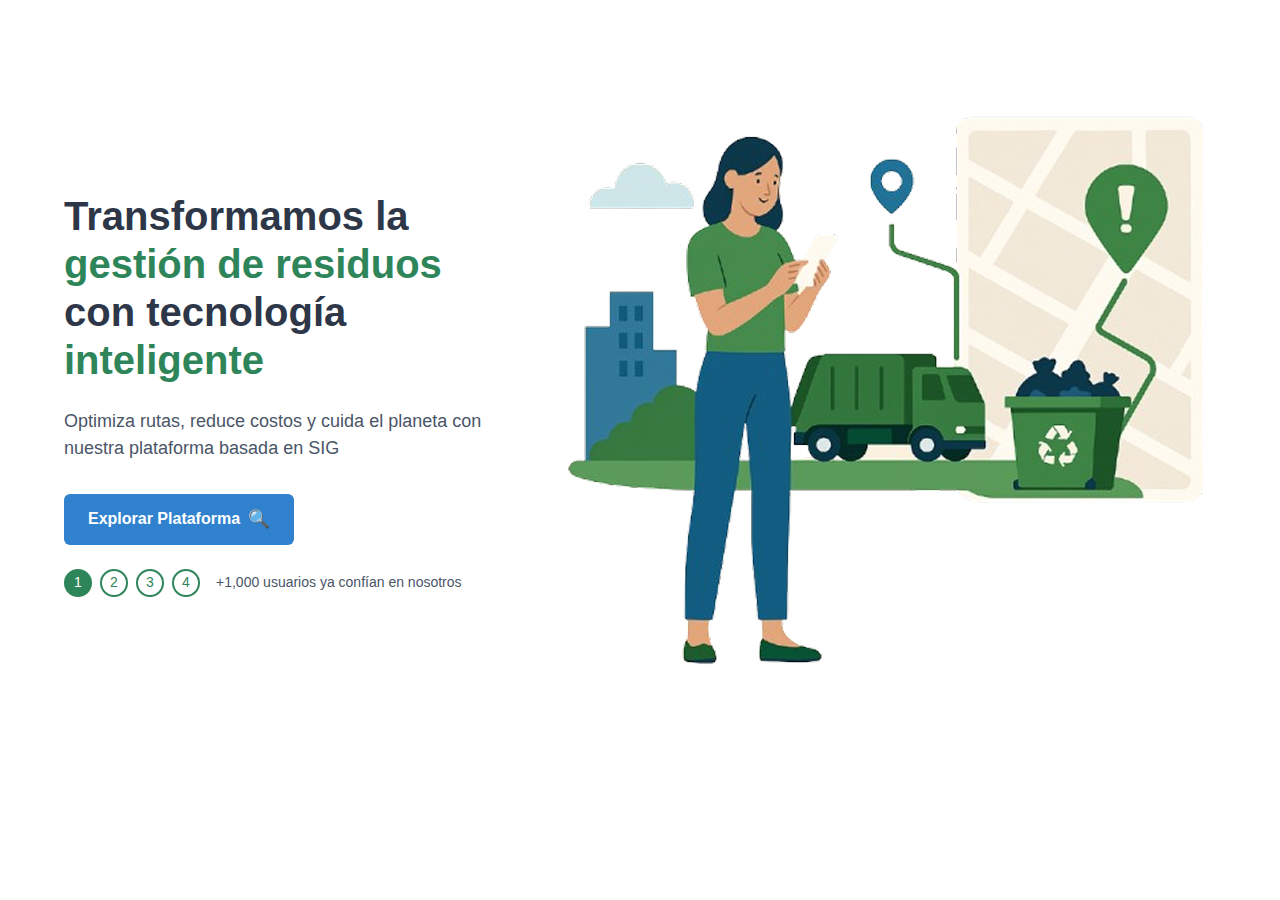
<file: inicio.html>
<!DOCTYPE html>
<html lang="es">
<head>
  <meta charset="UTF-8" />
  <meta name="viewport" content="width=device-width, initial-scale=1.0"/>
  <title>Waste Wise Routes</title>
  <link rel="stylesheet" href="assets/styles/main.css" />
  <link rel="stylesheet" href="assets/styles/auth.css" />
</head>
<body>

    <!-- ===================== INICIO ===================== -->
    <section id="inicio" class="hero">
      <div class="container hero-content">
        <div class="hero-text">
          <h1>
            Transformamos la
            <span class="highlight">gestión de residuos</span>
            con tecnología
            <span class="highlight">inteligente</span>
          </h1>
          <p class="hero-subtitle">
            Optimiza rutas, reduce costos y cuida el planeta con nuestra plataforma basada en SIG
          </p>
          <a href="login.html" class="btn-primary">
            Explorar Plataforma <span class="btn-icon">🔍</span>
          </a>
          <div class="user-indicators">
            <div class="circles">
              <span class="circle active">1</span>
              <span class="circle">2</span>
              <span class="circle">3</span>
              <span class="circle">4</span>
            </div>
            <span class="user-text">+1,000 usuarios ya confían en nosotros</span>
          </div>
        </div>
        <div class="hero-image">
          <img src="assets/img/ChatGPT_Image_2_may_2025__12_49_47_a.m.-removebg-preview 1.png"
               alt="Ilustración recolector de residuos" />
        </div>
      </div>
    </section>
</body>
</html>
</file>
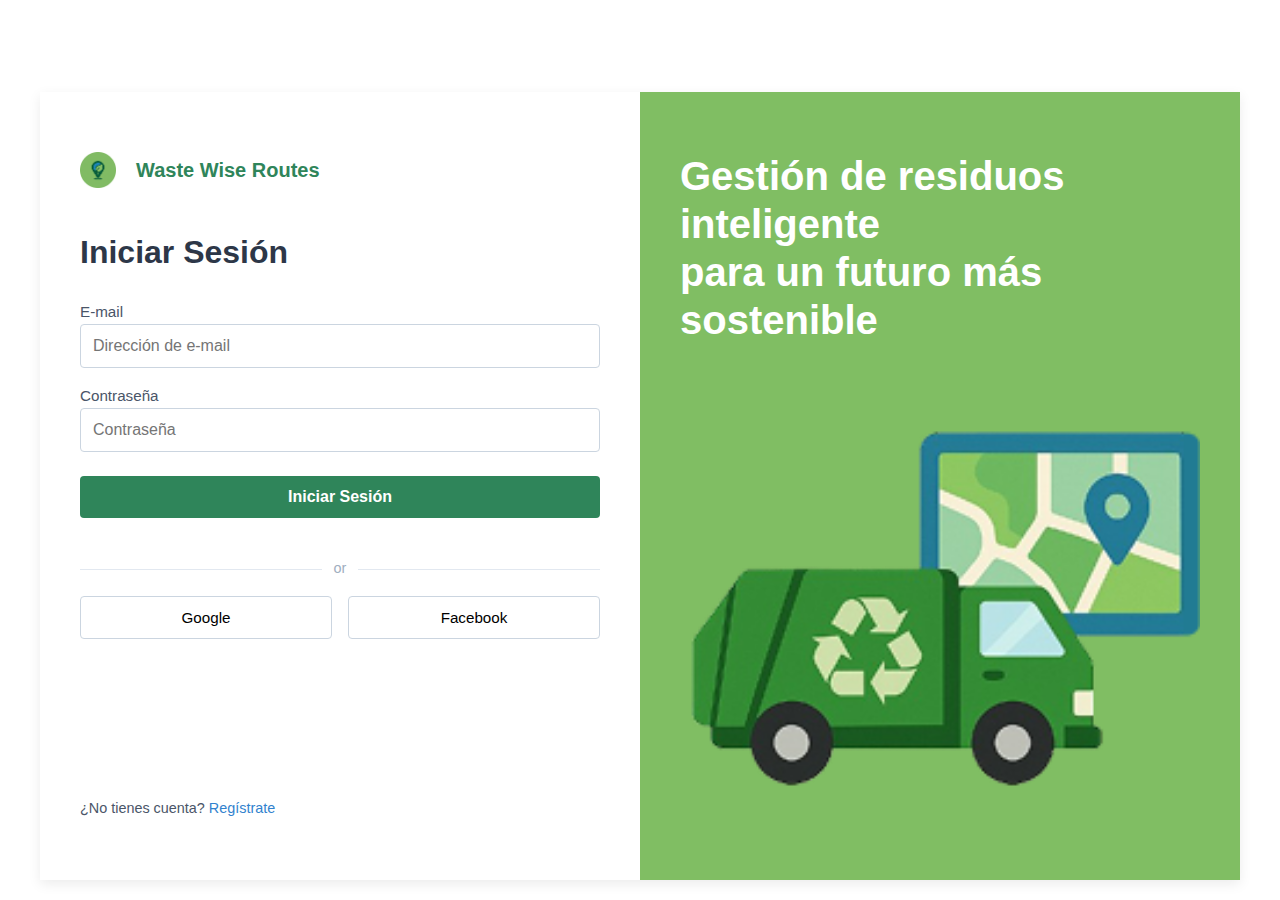
<file: login.html>
<!DOCTYPE html>
<html lang="es">
<head>
  <meta charset="UTF-8" />
  <meta name="viewport" content="width=device-width, initial-scale=1.0"/>
  <title>Iniciar Sesión – Waste Wise Routes</title>
  <link rel="stylesheet" href="assets/styles/main.css">
  <link rel="stylesheet" href="assets/styles/auth.css">
</head>
<body>
 

  <!-- Página de Login -->
  <main class="login-page">
    <div class="login-container">
      <div class="login-form-section">
        <div class="logo">
          <img src="assets/img/image 3.png" alt="Logo" class="logo-icon" />
          <span class="logo-text">Waste Wise Routes</span>
        </div>
        <h1 class="login-title">Iniciar Sesión</h1>
        <form class="login-form">
          <label for="e-mail">E-mail</label>
          <input id="e-mail" type="email" placeholder="Dirección de e-mail" required />
          <label for="password">Contraseña</label>
          <input id="password" type="password" placeholder="Contraseña" required />
          <button type="submit" class="btn-login-primary">Iniciar Sesión</button>
        </form>
        <div class="separator"><span>or</span></div>
        <div class="social-login">
          <button class="btn-social btn-google">Google</button>
          <button class="btn-social btn-facebook">Facebook</button>
        </div>
        <p class="signup-link">
          ¿No tienes cuenta? <a href="registro.html">Regístrate</a>
        </p>
      </div>
      <div class="login-info-section">
        <h2 class="info-title">
          Gestión de residuos inteligente<br/>
          para un futuro más sostenible
        </h2>
        <img
          src="assets/img/Group 427320712.png"
          alt="Camión de residuos"
          class="info-illustration"
        />
      </div>
    </div>
  </main>
</body>
</html>
</file>
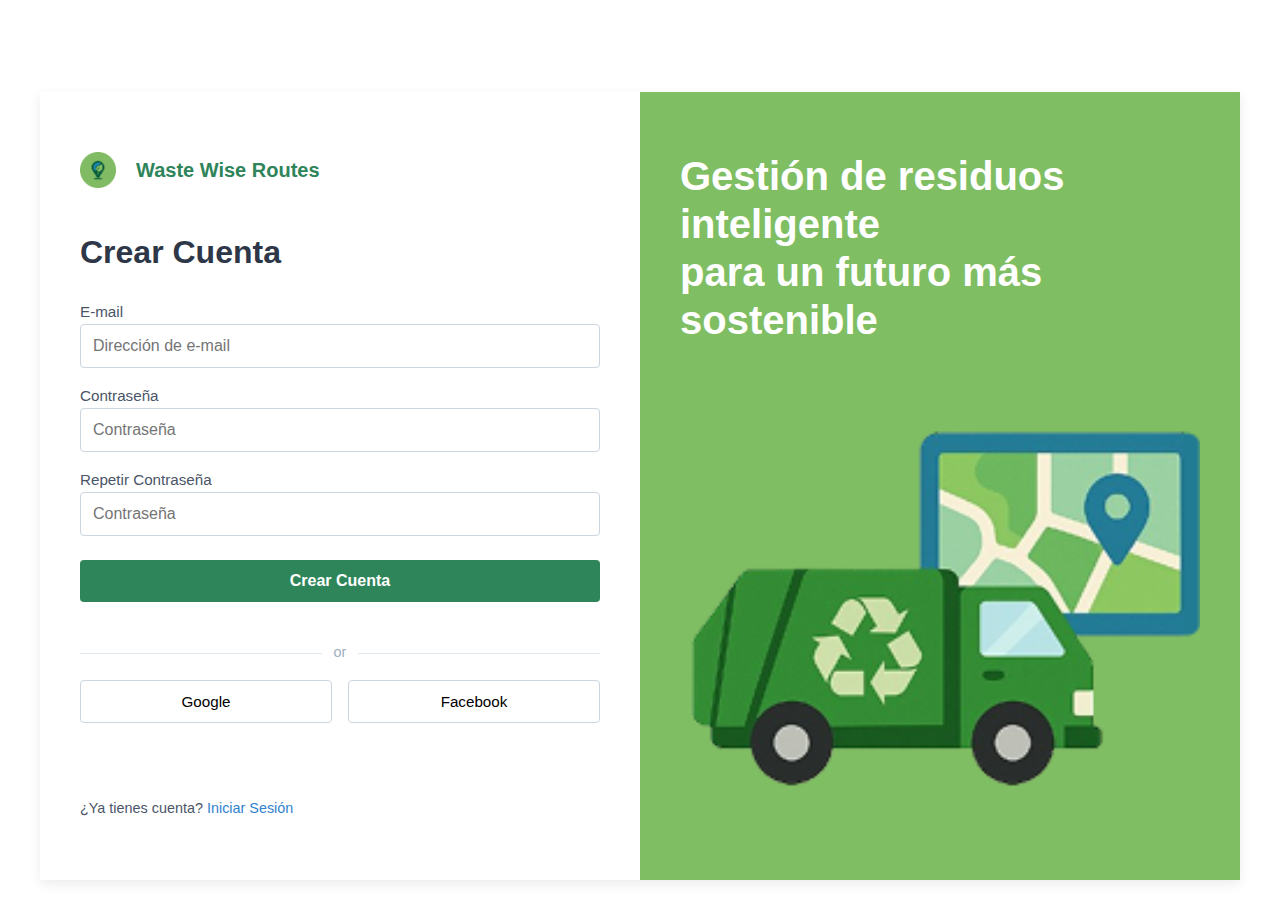
<file: registro.html>
<!DOCTYPE html>
<html lang="es">
<head>
  <meta charset="UTF-8" />
  <meta name="viewport" content="width=device-width, initial-scale=1.0"/>
  <title>Crear Cuenta – Waste Wise Routes</title>
  <link rel="stylesheet" href="assets/styles/main.css">
  <link rel="stylesheet" href="assets/styles/auth.css">
</head>
<body>
 
  <!-- Página de Registro -->
  <main class="login-page">
    <div class="login-container">
      <div class="login-form-section">
        <div class="logo">
          <img src="assets/img/image 3.png" alt="Logo" class="logo-icon" />
          <span class="logo-text">Waste Wise Routes</span>
        </div>
        <h1 class="login-title">Crear Cuenta</h1>
        <form class="login-form">
          <label for="re-email">E-mail</label>
          <input id="re-email" type="email" placeholder="Dirección de e-mail" required />
          <label for="re-pass1">Contraseña</label>
          <input id="re-pass1" type="password" placeholder="Contraseña" required />
          <label for="re-pass2">Repetir Contraseña</label>
          <input id="re-pass2" type="password" placeholder="Contraseña" required />
          <button type="submit" class="btn-login-primary">Crear Cuenta</button>
        </form>
        <div class="separator"><span>or</span></div>
        <div class="social-login">
          <button class="btn-social btn-google">Google</button>
          <button class="btn-social btn-facebook">Facebook</button>
        </div>
        <p class="signup-link">
          ¿Ya tienes cuenta? <a href="login.html">Iniciar Sesión</a>
        </p>
      </div>
      <div class="login-info-section">
        <h2 class="info-title">
          Gestión de residuos inteligente<br/>
          para un futuro más sostenible
        </h2>
        <img
          src="assets/img/Group 427320712.png"
          alt="Camión de residuos"
          class="info-illustration"
        />
      </div>
    </div>
  </main>
</body>
</html>
</file>
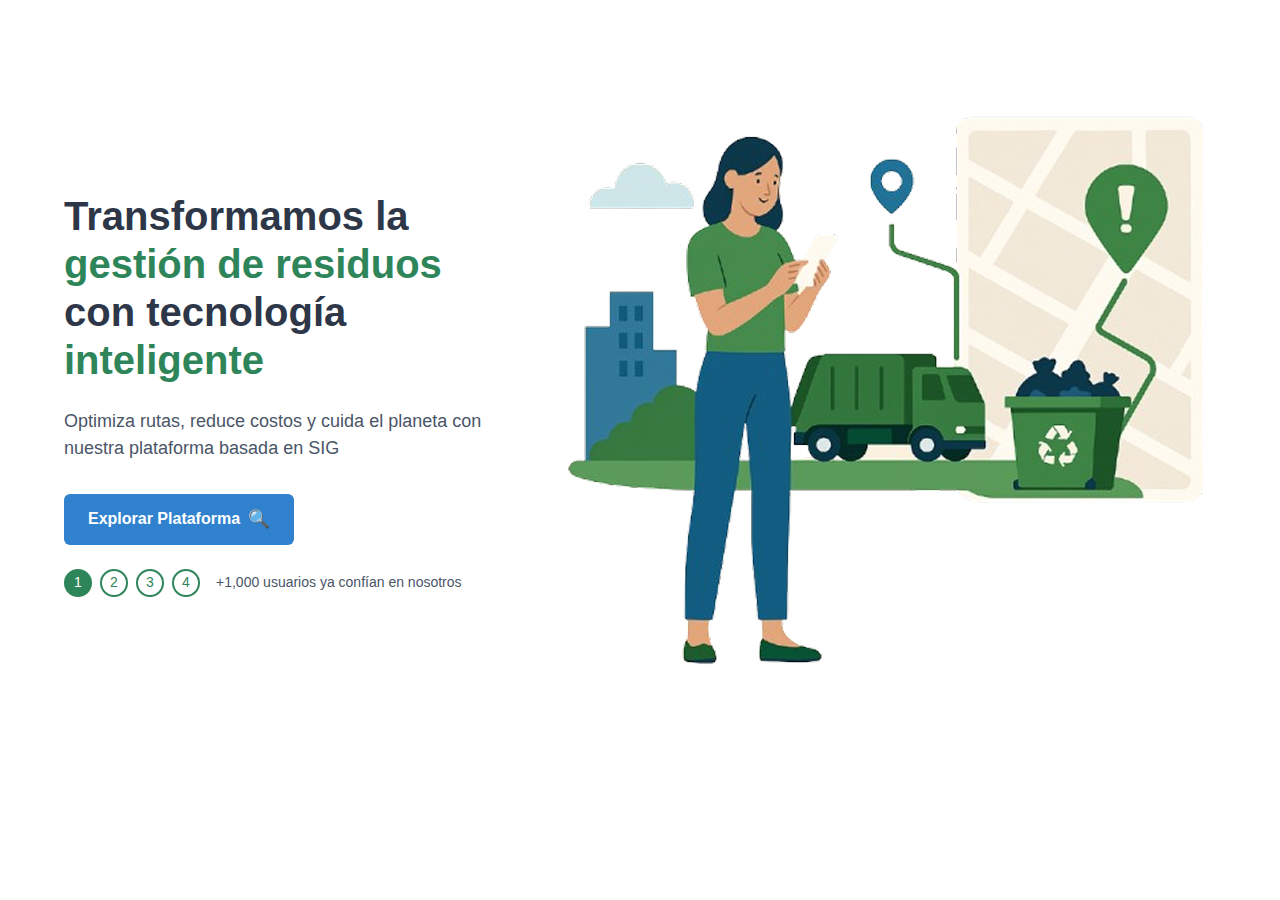
<file: public/inicio.html>
<!DOCTYPE html>
<html lang="es">
<head>
  <meta charset="UTF-8" />
  <meta name="viewport" content="width=device-width, initial-scale=1.0"/>
  <title>Waste Wise Routes</title>
  <link rel="stylesheet" href="assets/styles/main.css" />
  <link rel="stylesheet" href="assets/styles/auth.css" />
</head>
<body>

    <!-- ===================== INICIO ===================== -->
    <section id="inicio" class="hero">
      <div class="container hero-content">
        <div class="hero-text">
          <h1>
            Transformamos la
            <span class="highlight">gestión de residuos</span>
            con tecnología
            <span class="highlight">inteligente</span>
          </h1>
          <p class="hero-subtitle">
            Optimiza rutas, reduce costos y cuida el planeta con nuestra plataforma basada en SIG
          </p>
          <a href="login.html" class="btn-primary">
            Explorar Plataforma <span class="btn-icon">🔍</span>
          </a>
          <div class="user-indicators">
            <div class="circles">
              <span class="circle active">1</span>
              <span class="circle">2</span>
              <span class="circle">3</span>
              <span class="circle">4</span>
            </div>
            <span class="user-text">+1,000 usuarios ya confían en nosotros</span>
          </div>
        </div>
        <div class="hero-image">
          <img src="assets/images/ChatGPT_Image_2_may_2025__12_49_47_a.m.-removebg-preview 1.png"
               alt="Ilustración recolector de residuos" />
        </div>
      </div>
    </section>
</body>
</html>
</file>
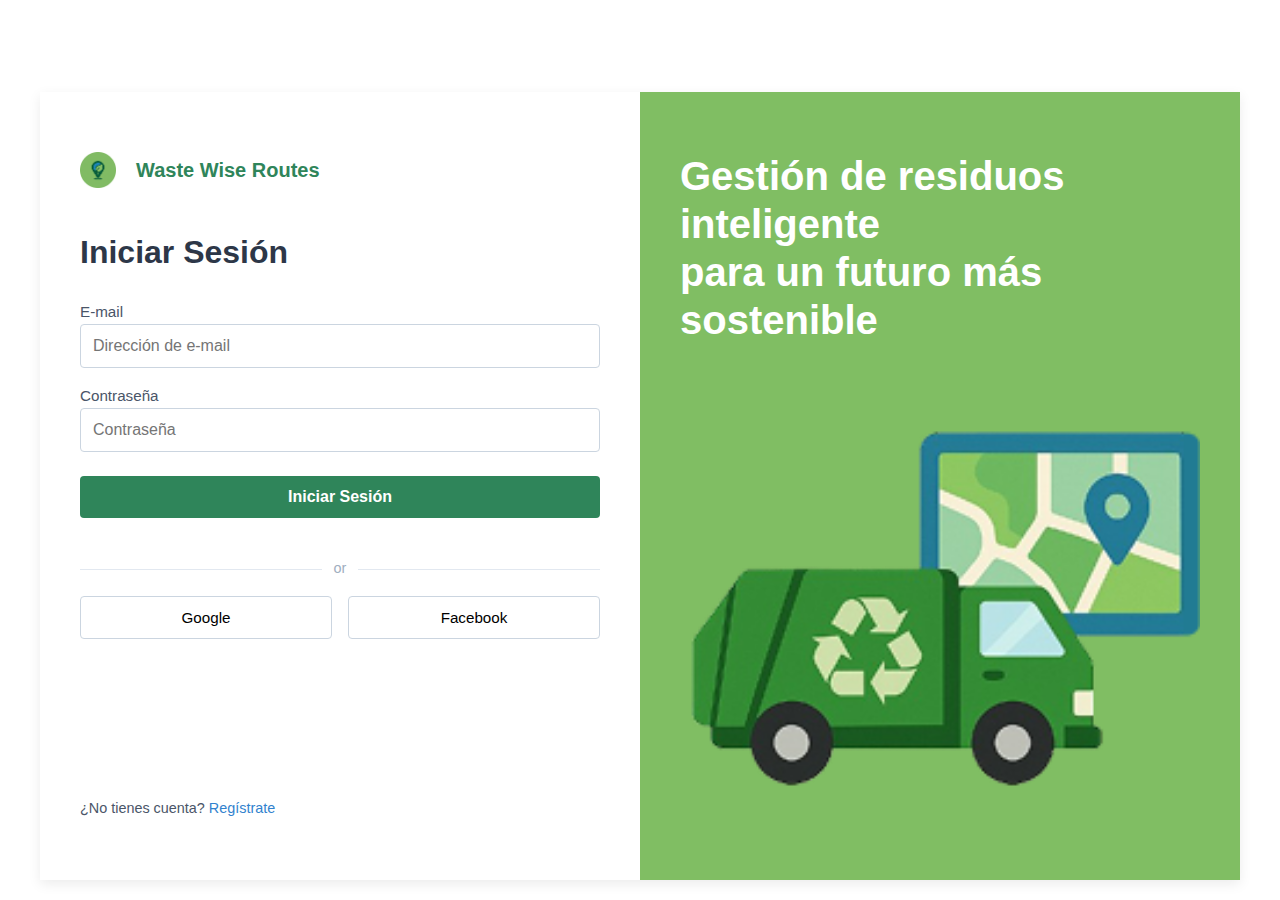
<file: public/login.html>
<!DOCTYPE html>
<html lang="es">
<head>
  <meta charset="UTF-8" />
  <meta name="viewport" content="width=device-width, initial-scale=1.0"/>
  <title>Iniciar Sesión – Waste Wise Routes</title>
  <link rel="stylesheet" href="assets/styles/main.css">
  <link rel="stylesheet" href="assets/styles/auth.css">
</head>
<body>
 

  <!-- Página de Login -->
  <main class="login-page">
    <div class="login-container">
      <div class="login-form-section">
        <div class="logo">
          <img src="assets/images/image 3.png" alt="Logo" class="logo-icon" />
          <span class="logo-text">Waste Wise Routes</span>
        </div>
        <h1 class="login-title">Iniciar Sesión</h1>
        <form class="login-form">
          <label for="e-mail">E-mail</label>
          <input id="e-mail" type="email" placeholder="Dirección de e-mail" required />
          <label for="password">Contraseña</label>
          <input id="password" type="password" placeholder="Contraseña" required />
          <button type="submit" class="btn-login-primary">Iniciar Sesión</button>
        </form>
        <div class="separator"><span>or</span></div>
        <div class="social-login">
          <button class="btn-social btn-google">Google</button>
          <button class="btn-social btn-facebook">Facebook</button>
        </div>
        <p class="signup-link">
          ¿No tienes cuenta? <a href="registro.html">Regístrate</a>
        </p>
      </div>
      <div class="login-info-section">
        <h2 class="info-title">
          Gestión de residuos inteligente<br/>
          para un futuro más sostenible
        </h2>
        <img
          src="assets/images/Group 427320712.png"
          alt="Camión de residuos"
          class="info-illustration"
        />
      </div>
    </div>
  </main>
  <script src="assets/scripts/main.js"></script>
</body>
</html>
</file>
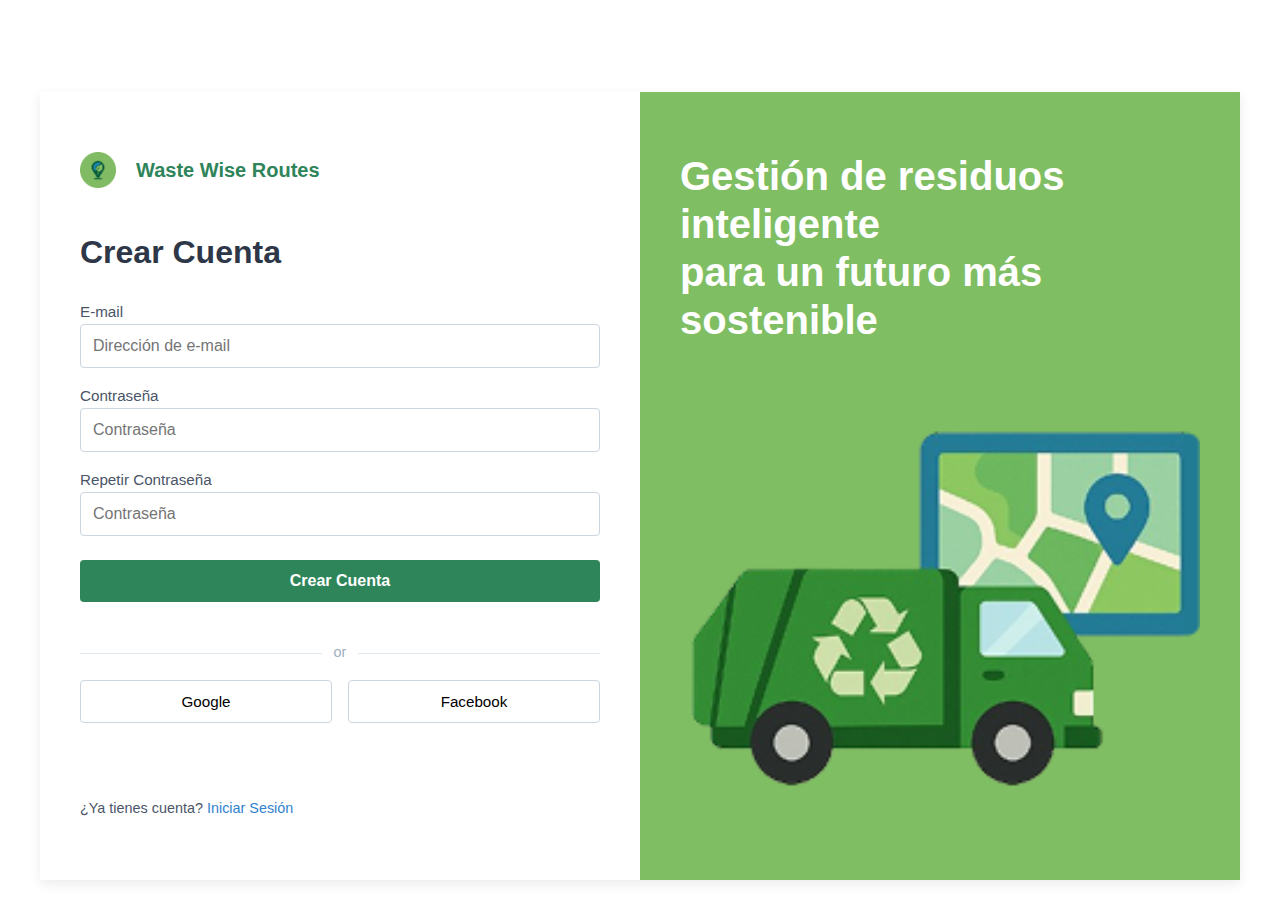
<file: public/registro.html>
<!DOCTYPE html>
<html lang="es">
<head>
  <meta charset="UTF-8" />
  <meta name="viewport" content="width=device-width, initial-scale=1.0"/>
  <title>Crear Cuenta – Waste Wise Routes</title>
  <link rel="stylesheet" href="assets/styles/main.css">
  <link rel="stylesheet" href="assets/styles/auth.css">
</head>
<body>
 
  <!-- Página de Registro -->
  <main class="login-page">
    <div class="login-container">
      <div class="login-form-section">
        <div class="logo">
          <img src="assets/images/image 3.png" alt="Logo" class="logo-icon" />
          <span class="logo-text">Waste Wise Routes</span>
        </div>
        <h1 class="login-title">Crear Cuenta</h1>
        <form class="login-form">
          <label for="re-email">E-mail</label>
          <input id="re-email" type="email" placeholder="Dirección de e-mail" required />
          <label for="re-pass1">Contraseña</label>
          <input id="re-pass1" type="password" placeholder="Contraseña" required />
          <label for="re-pass2">Repetir Contraseña</label>
          <input id="re-pass2" type="password" placeholder="Contraseña" required />
          <button type="submit" class="btn-login-primary">Crear Cuenta</button>
        </form>
        <div class="separator"><span>or</span></div>
        <div class="social-login">
          <button class="btn-social btn-google">Google</button>
          <button class="btn-social btn-facebook">Facebook</button>
        </div>
        <p class="signup-link">
          ¿Ya tienes cuenta? <a href="login.html">Iniciar Sesión</a>
        </p>
      </div>
      <div class="login-info-section">
        <h2 class="info-title">
          Gestión de residuos inteligente<br/>
          para un futuro más sostenible
        </h2>
        <img
          src="assets/images/Group 427320712.png"
          alt="Camión de residuos"
          class="info-illustration"
        />
      </div>
    </div>
  </main>
</body>
</html>
</file>
<file: assets/styles/main.css>
/* ==============================
   Variables
   ============================== */
:root {
  --color-primary: #2f855a;
  --color-secondary: #3182ce;
  --color-gray-dark: #2d3748;
  --color-gray-medium: #4a5568;
  --color-gray-light: #e2e8f0;
  --color-bg-light: #f7fafc;
  --color-bg: #ffffff;
  --header-height: 72px;
}

/* ==============================
   Reset / estilos globales
   ============================== */
* {
  margin: 0;
  padding: 0;
  box-sizing: border-box;
}
html, body {
  font-family: 'Segoe UI', Tahoma, Geneva, Verdana, sans-serif;
  background-color: var(--color-bg);
  color: var(--color-gray-dark);
  line-height: 1.5;
}
a {
  text-decoration: none;
  color: inherit;
}

/* ==============================
   Contenedor central
   ============================== */
.container {
  width: 90%;
  max-width: 1200px;
  margin: 0 auto;
}

/* ==============================
   Layout general
   ============================== */
.site-header {
  position: fixed;
  top: 0;
  left: 0;
  right: 0;
  height: var(--header-height);
  background: var(--color-bg);
  box-shadow: 0 1px 4px rgba(0,0,0,0.1);
  z-index: 1000;
  padding: .75rem 0;
  border-bottom: 1px solid var(--color-gray-light);
}
.site-header .container {
  display: flex;
  align-items: center;
  justify-content: space-between;
}
main {
  padding-top: var(--header-height);
}
section {
  padding: 100px 0;
}

/* ==============================
   Header / Navegación
   ============================== */
.logo {
  display: flex;
  align-items: center;
}
.logo-icon {
  width: 32px;
  height: 32px;
  object-fit: contain;
  margin-right: 8px;
}
.logo-text {
  font-size: 1.25rem;
  font-weight: bold;
  color: var(--color-primary);
}
.main-nav ul {
  list-style: none;
  display: flex;
  gap: 24px;
}
.main-nav a {
  font-size: 1rem;
  color: var(--color-gray-dark);
  transition: color 0.2s ease;
}
.main-nav a:hover {
  color: var(--color-primary);
}
.main-nav a.active {
  color: var(--color-primary);
  font-weight: 600;
}
.auth-buttons {
  display: flex;
  gap: 12px;
}
.btn-login {
  font-size: 0.95rem;
  color: var(--color-gray-dark);
  padding: 8px 12px;
  border: 1px solid transparent;
  transition: background-color 0.2s ease, color 0.2s ease;
}
.btn-login:hover {
  background-color: var(--color-bg-light);
  border-color: var(--color-gray-light);
}
.btn-signup {
  font-size: 0.95rem;
  background-color: var(--color-primary);
  color: var(--color-bg);
  padding: 8px 14px;
  border-radius: 4px;
  transition: background-color 0.2s ease;
}
.btn-signup:hover {
  background-color: #276749;
}

/* ==============================
   Hero Section
   ============================== */
.hero {
  padding: 60px 0;
}
.hero-content {
  display: flex;
  align-items: center;
  justify-content: space-between;
  gap: 40px;
}
.hero-text {
  flex: 1;
  max-width: 550px;
}
.hero-text h1 {
  font-size: 2.5rem;
  font-weight: 800;
  margin-bottom: 24px;
  line-height: 1.2;
}
.highlight {
  color: var(--color-primary);
}
.hero-subtitle {
  font-size: 1.125rem;
  color: var(--color-gray-medium);
  margin-bottom: 32px;
}
.btn-primary {
  display: inline-flex;
  align-items: center;
  background-color: var(--color-secondary);
  color: var(--color-bg);
  font-size: 1rem;
  font-weight: 600;
  padding: 12px 24px;
  border-radius: 6px;
  transition: background-color 0.2s ease;
}
.btn-primary:hover {
  background-color: #2b6cb0;
}
.btn-icon {
  display: inline-block;
  margin-left: 8px;
  font-size: 1.1rem;
}
.user-indicators {
  display: flex;
  align-items: center;
  margin-top: 24px;
  gap: 16px;
}
.circles {
  display: flex;
  gap: 8px;
}
.circle {
  display: flex;
  align-items: center;
  justify-content: center;
  width: 28px;
  height: 28px;
  border: 2px solid var(--color-primary);
  border-radius: 50%;
  font-size: 0.875rem;
  background-color: var(--color-bg);
  color: var(--color-primary);
  transition: background-color 0.2s ease, color 0.2s ease;
}
.circle.active {
  background-color: var(--color-primary);
  color: var(--color-bg);
}
.user-text {
  font-size: 0.875rem;
  color: var(--color-gray-medium);
}
.hero-image img {
  max-width: 100%;
  height: auto;
  display: inline-block;
}

/* ==============================
   Sección “¿Quiénes somos?”
   ============================== */
.about-hero {
  padding: 60px 0;
  text-align: center;
}
.badge-wrapper {
  text-align: center;
  margin-bottom: 32px;
}

.section-title {
  font-size: 2.5rem;
  font-weight: 800;
  color: var(--color-gray-dark);
  text-align: center;
  margin-bottom: 16px;
}
.section-subtitle {
  font-size: 1.125rem;
  color: var(--color-gray-medium);
  text-align: center;
  margin-bottom: 40px;
  max-width: 700px;
  margin-left: auto;
  margin-right: auto;
}
.cards-container {
  display: flex;
  justify-content: space-between;
  gap: 24px;
  flex-wrap: wrap;
}
.card {
  flex: 1 1 300px;
  max-width: 320px;
  background-color: var(--color-bg);
  border: 1px solid var(--color-gray-light);
  border-radius: 8px;
  box-shadow: 0 2px 4px rgba(0,0,0,0.05);
  padding: 24px;
  text-align: center;
  transition: transform 0.2s ease, box-shadow 0.2s ease;
}
.card:hover {
  transform: translateY(-4px);
  box-shadow: 0 4px 8px rgba(0,0,0,0.1);
}
.card-icon {
  width: 64px;
  height: 64px;
  margin-bottom: 16px;
}
.card-icon img {
  width: 100%;
  height: 100%;
  object-fit: contain;
}
.card-title {
  font-size: 1.25rem;
  font-weight: 600;
  color: var(--color-gray-dark);
  margin-bottom: 8px;
}
.card-text {
  font-size: 0.95rem;
  color: var(--color-gray-medium);
  line-height: 1.4;
}

/* ==============================
   Sección “Colaboradores”
   ============================== */
.collaborators-hero {
  padding: 60px 0;
  text-align: center;
}
.collaborators-hero .section-title {
  font-size: 2.5rem;
  font-weight: 800;
  color: var(--color-gray-dark);
  margin-bottom: 12px;
}
.collaborators-hero .section-subtitle {
  font-size: 1.125rem;
  color: var(--color-gray-medium);
  margin-bottom: 40px;
}
.collaborator-logos {
  display: flex;
  justify-content: center;
  align-items: center;
  gap: 48px;
  flex-wrap: wrap;
}
.collaborator-logos img {
  max-width: 180px;
  height: auto;
  object-fit: contain;
  transition: transform 0.2s ease;
}
.collaborator-logos img:hover {
  transform: scale(1.05);
}
.stats-section {
  background-color: var(--color-secondary);
  padding: 60px 0;
  color: var(--color-bg);
}
.stats-container {
  display: flex;
  flex-wrap: wrap;
  align-items: center;
  justify-content: space-between;
  gap: 24px;
}
.stat-box {
  flex: 1 1 180px;
  text-align: center;
}
.stat-box h2 {
  font-size: 2rem;
  font-weight: 700;
  margin-bottom: 4px;
}
.stat-box p {
  font-size: 1rem;
}
.cta-wrapper {
  flex: 1 1 100%;
  display: flex;
  justify-content: center;
  margin-top: 24px;
}
.btn-secondary {
  background-color: var(--color-bg);
  color: var(--color-primary);
  font-size: 1rem;
  font-weight: 600;
  padding: 12px 28px;
  border-radius: 6px;
  border: none;
  transition: background-color 0.2s ease, transform 0.2s ease;
}
.btn-secondary:hover {
  background-color: var(--color-gray-light);
  transform: translateY(-2px);
}

/* 
   Sección “Contacto”
   */
.contact-hero-content {
  display: flex;
  align-items: flex-start;
  justify-content: space-between;
  gap: 40px;
  flex-wrap: wrap;
}
.contact-info {
  flex: 1 1 500px;
  max-width: 600px;
  display: flex;
  flex-direction: column;
  gap: 24px;
}
.badge {
  display: inline-flex;
  align-items: center;
  gap: 8px;
  background-color: var(--color-bg);
  border: 1px solid var(--color-gray-light);
  border-radius: 24px;
  padding: 6px 16px;
  font-size: 0.95rem;
  color: var(--color-gray-dark);
  box-shadow: 0 1px 2px rgba(0,0,0,0.05);
  
}
.badge-icon {
  font-size: 1.2rem;
  color: var(--color-secondary);
}
.contact-title {
  font-size: 2.5rem;
  font-weight: 800;
  color: var(--color-gray-dark);
  line-height: 1.2;
}
.contact-subtitle {
  font-size: 1rem;
  color: var(--color-gray-medium);
  line-height: 1.5;
}
.benefits-list {
  list-style: none;
  display: flex;
  flex-direction: column;
  gap: 12px;
}
.benefits-list li {
  display: flex;
  align-items: center;
  gap: 12px;
  font-size: 0.95rem;
  color: var(--color-gray-medium);
}
.check-icon {
  color: var(--color-primary);
  font-size: 1.1rem;
}
.contact-buttons {
  display: flex;
  gap: 16px;
  margin-top: 8px;
  flex-wrap: wrap;
}
.contact-illustration img {
  max-width: 100%;
  height: auto;
}

.contact-form {
  display: flex;
  flex-direction: column;
  gap: 16px;             
}

.contact-form label {
  font-size: 0.95rem;
  font-weight: 600;
  margin-bottom: 4px;
  color: var(--color-gray-dark);
}

.contact-form-wrapper {
  flex: 1 1 350px;
  max-width: 450px;
  display: flex;
  justify-content: center;
}
.contact-form-box .contact-form label {
  display: block;
  margin-bottom: .5rem;
  font-weight: 600;
}
.contact-form-box .contact-form input,
.contact-form-box .contact-form textarea {
  width: 100%;
  margin-bottom: 1rem;
}

.contact-form-card {
  background-color: var(--color-bg);
  border-radius: 8px;
  box-shadow: 0 2px 8px rgba(0,0,0,0.1);
  padding: 32px 24px;
  max-width: 450px;
  margin: 0 auto;
}

.form-heading {
  font-size: 1.5rem;
  font-weight: 700;
  color: var(--color-gray-dark);
  margin-bottom: 8px;
}
.form-subheading {
  font-size: 0.95rem;
  color: var(--color-gray-medium);
  margin-bottom: 24px;
  line-height: 1.4;
}
.form-label {
  display: block;
  font-size: 0.95rem;
  font-weight: 600;
  margin-bottom: 6px;
  color: var(--color-gray-dark);
}
.contact-form input,
.contact-form textarea {
  width: 100%;
  padding: 10px 14px;
  font-size: 0.95rem;
  border: 1px solid var(--color-gray-light);
  border-radius: 4px;
  background-color: var(--color-bg-light);
  transition: border-color 0.2s ease, background-color 0.2s ease;
  resize: vertical;       }

.contact-form input:focus,
.contact-form textarea:focus {
  outline: none;
  border-color: var(--color-secondary);
  background-color: var(--color-bg);
}

.btn-form-submit {
  width: 100%;
  background-color: var(--color-secondary);
  color: var(--color-bg);
  padding: 12px;
  border: none;
  border-radius: 6px;
  font-size: 1rem;
  font-weight: 600;
  cursor: pointer;
  transition: background-color 0.2s ease, transform 0.1s ease;
}
.btn-form-submit:hover {
  background-color: #2b6cb0;
}
.btn-form-submit:active {
  transform: translateY(1px);
}

/* 
   Footer 
   */
.site-footer {
  background-color: var(--color-bg-light);
  color: var(--color-gray-dark);
  font-size: 0.9rem;
}
.footer-top {
  padding: 60px 0 40px;
}
.footer-grid {
  display: grid;
  grid-template-columns: repeat(auto-fit, minmax(200px, 1fr));
  gap: 32px;
}
.footer-col-desc .footer-logo {
  font-size: 1.25rem;
  font-weight: 700;
  color: var(--color-primary);
  margin-bottom: 12px;
}
.footer-text {
  font-size: 0.95rem;
  color: var(--color-gray-medium);
  line-height: 1.5;
}
.footer-col-title {
  font-size: 1rem;
  font-weight: 600;
  color: var(--color-gray-dark);
  margin-bottom: 12px;
}
.footer-list {
  list-style: none;
  padding: 0;
  margin: 0;
}
.footer-list li {
  margin-bottom: 8px;
}
.footer-list a {
  color: var(--color-gray-medium);
  transition: color 0.2s ease;
}
.footer-list a:hover {
  color: var(--color-primary);
}
.footer-bottom {
  border-top: 1px solid var(--color-gray-light);
  padding: 16px 0;
}
.footer-bottom-content {
  display: flex;
  justify-content: space-between;
  align-items: center;
  flex-wrap: wrap;
  gap: 12px;
}
.footer-copy,
.footer-madeby {
  font-size: 0.85rem;
  color: #718096;
}


.card-icon {
  display: block;
  margin: 0 auto 16px;  
}

.collaborator-logos img {
  display: block;
  margin: 0 auto;
}





/* 
   Responsive
 */
@media (max-width: 992px) {
  .stats-container,
  .cards-container,
  .collaborator-logos {
    flex-direction: column;
    align-items: center;
  }
  .stat-box {
    margin-bottom: 24px;
  }
}
@media (max-width: 768px) {
  .hero-content,
  .contact-hero-content {
    flex-direction: column;
    align-items: center;
    text-align: center;
  }
  .cards-container {
    flex-direction: column;
    align-items: center;
  }
  .card {
    max-width: 100%;
  }
  .collaborator-logos {
    gap: 24px;
  }
  .contact-hero {
    padding: 40px 0;
  }
  .contact-title {
    font-size: 2rem;
  }
  .badge {
  display: inline-flex;
  max-width: 280px;    /* ajusta a tu gusto */
  width: auto;
  justify-content: center;
}
  .badge-search {
    padding: 6px 12px;
    font-size: 0.9rem;
  }
  .badge-icon {
    font-size: 1rem;
  }
 .site-header .container {
  padding: 0 1rem;
}

}
</file>
<file: assets/styles/auth.css>
/* —— Layout principal —— */
.login-page {
  min-height: 100vh;
  display: flex;
  align-items: center;
  justify-content: center;
}
.login-container {
  display: flex;
  width: 100%;
  max-width: 1200px;
  box-shadow: 0 4px 12px rgba(0,0,0,0.08);
}
.login-form-section {
  flex: 1;
  background-color: #ffffff;
  padding: 60px 40px;
  display: flex;
  flex-direction: column;
}
.login-info-section {
  flex: 1;
  background-color: #80BE63; /* ajusta al verde de tu diseño */
  color: #ffffff;
  padding: 60px 40px;
  display: flex;
  flex-direction: column;
  justify-content: center;
}

/* —— Logo —— */
.login-form-section .logo {
  display: flex;
  align-items: center;
  gap: 12px;
  margin-bottom: 40px;
}
.logo-icon {
  width: 36px;
  height: 36px;
}
.logo-text {
  font-size: 1.25rem;
  font-weight: 700;
  color: #2F855A;
}

/* —— Título —— */
.login-title {
  font-size: 2rem;
  font-weight: 700;
  margin-bottom: 24px;
}

/* —— Formulario —— */
.login-form label {
  font-size: 0.95rem;
  margin-bottom: 6px;
  color: #4A5568;
}
.login-form input {
  width: 100%;
  padding: 12px;
  margin-bottom: 16px;
  border: 1px solid #CBD5E0;
  border-radius: 4px;
  font-size: 1rem;
}
.btn-login-primary {
  width: 100%;
  padding: 12px;
  background-color: #2F855A;
  color: #ffffff;
  border: none;
  border-radius: 4px;
  font-size: 1rem;
  font-weight: 600;
  cursor: pointer;
  margin-top: 8px;
  margin-bottom: 24px;
}

/* —— Enlaces y separador —— */
.login-links {
  margin-bottom: 16px;
}
.forgot-password {
  font-size: 0.9rem;
  color: #3182CE;
  text-decoration: none;
}
.separator {
  display: flex;
  align-items: center;
  text-align: center;
  margin: 16px 0;
}
.separator::before,
.separator::after {
  content: '';
  flex: 1;
  height: 1px;
  background: #E2E8F0;
}
.separator span {
  margin: 0 12px;
  color: #A0AEC0;
  font-size: 0.9rem;
}

/* —— Social login —— */
.social-login {
  display: flex;
  gap: 16px;
  margin-bottom: 24px;
}
.btn-social {
  flex: 1;
  display: flex;
  align-items: center;
  justify-content: center;
  padding: 12px;
  border: 1px solid #CBD5E0;
  border-radius: 4px;
  background-color: #ffffff;
  font-size: 0.95rem;
  cursor: pointer;
  transition: background-color 0.2s ease;
}
.btn-social:hover {
  background-color: #F7FAFC;
}

/* —— Registro —— */
.signup-link {
  margin-top: auto;
  font-size: 0.9rem;
  color: #4A5568;
}
.signup-link a {
  color: #3182CE;
  text-decoration: none;
}

/* —— Panel derecho: texto e imagen —— */
.info-title {
  font-size: 2.5rem;
  font-weight: 700;
  line-height: 1.2;
  margin-bottom: 32px;
  font-family: Verdana, Geneva, Tahoma, sans-serif;
}
.info-illustration {
  max-width: 100%;
  height: auto;
}

/* —— Responsive —— */
@media (max-width: 768px) {
  .login-container {
    flex-direction: column;
  }
  .login-info-section {
    display: none;
  }
}
</file>
<file: public/assets/styles/main.css>
/* ==============================
   Variables
   ============================== */
:root {
  --color-primary: #2f855a;
  --color-secondary: #3182ce;
  --color-gray-dark: #2d3748;
  --color-gray-medium: #4a5568;
  --color-gray-light: #e2e8f0;
  --color-bg-light: #f7fafc;
  --color-bg: #ffffff;
  --header-height: 72px;
}

/* ==============================
   Reset / estilos globales
   ============================== */
* {
  margin: 0;
  padding: 0;
  box-sizing: border-box;
}
html, body {
  font-family: 'Segoe UI', Tahoma, Geneva, Verdana, sans-serif;
  background-color: var(--color-bg);
  color: var(--color-gray-dark);
  line-height: 1.5;
}
a {
  text-decoration: none;
  color: inherit;
}

/* ==============================
   Contenedor central
   ============================== */
.container {
  width: 90%;
  max-width: 1200px;
  margin: 0 auto;
}

/* ==============================
   Layout general
   ============================== */
.site-header {
  position: fixed;
  top: 0;
  left: 0;
  right: 0;
  height: var(--header-height);
  background: var(--color-bg);
  box-shadow: 0 1px 4px rgba(0,0,0,0.1);
  z-index: 1000;
  padding: .75rem 0;
  border-bottom: 1px solid var(--color-gray-light);
}
.site-header .container {
  display: flex;
  align-items: center;
  justify-content: space-between;
}
main {
  padding-top: var(--header-height);
}
section {
  padding: 100px 0;
}

/* ==============================
   Header / Navegación
   ============================== */
.logo {
  display: flex;
  align-items: center;
}
.logo-icon {
  width: 32px;
  height: 32px;
  object-fit: contain;
  margin-right: 8px;
}
.logo-text {
  font-size: 1.25rem;
  font-weight: bold;
  color: var(--color-primary);
}
/* Estilos del menú hamburguesa */
.menu-toggle {
  display: none;
}

.hamburger {
  display: none;
  flex-direction: column;
  cursor: pointer;
  padding: 4px;
}

.bar {
  width: 25px;
  height: 3px;
  background-color: var(--color-gray-dark);
  margin: 3px 0;
  transition: 0.3s;
  border-radius: 2px;
}

.nav-menu {
  list-style: none;
  display: flex;
  gap: 24px;
}
.main-nav a {
  font-size: 1rem;
  color: var(--color-gray-dark);
  transition: color 0.2s ease;
}
.main-nav a:hover {
  color: var(--color-primary);
}
.main-nav a.active {
  color: var(--color-primary);
  font-weight: 600;
}
.auth-buttons {
  display: flex;
  gap: 12px;
}
.btn-login {
  font-size: 0.95rem;
  color: var(--color-gray-dark);
  padding: 8px 12px;
  border: 1px solid transparent;
  transition: background-color 0.2s ease, color 0.2s ease;
}
.btn-login:hover {
  background-color: var(--color-bg-light);
  border-color: var(--color-gray-light);
}
.btn-signup {
  font-size: 0.95rem;
  background-color: var(--color-primary);
  color: var(--color-bg);
  padding: 8px 14px;
  border-radius: 4px;
  transition: background-color 0.2s ease;
}
.btn-signup:hover {
  background-color: #276749;
}

/* ==============================
   Hero Section
   ============================== */
.hero {
  padding: 60px 0;
}
.hero-content {
  display: flex;
  align-items: center;
  justify-content: space-between;
  gap: 40px;
}
.hero-text {
  flex: 1;
  max-width: 550px;
}
.hero-text h1 {
  font-size: 2.5rem;
  font-weight: 800;
  margin-bottom: 24px;
  line-height: 1.2;
}
.highlight {
  color: var(--color-primary);
}
.hero-subtitle {
  font-size: 1.125rem;
  color: var(--color-gray-medium);
  margin-bottom: 32px;
}
.btn-primary {
  display: inline-flex;
  align-items: center;
  background-color: var(--color-secondary);
  color: var(--color-bg);
  font-size: 1rem;
  font-weight: 600;
  padding: 12px 24px;
  border-radius: 6px;
  transition: background-color 0.2s ease;
}
.btn-primary:hover {
  background-color: #2b6cb0;
}
.btn-icon {
  display: inline-block;
  margin-left: 8px;
  font-size: 1.1rem;
}
.user-indicators {
  display: flex;
  align-items: center;
  margin-top: 24px;
  gap: 16px;
}
.circles {
  display: flex;
  gap: 8px;
}
.circle {
  display: flex;
  align-items: center;
  justify-content: center;
  width: 28px;
  height: 28px;
  border: 2px solid var(--color-primary);
  border-radius: 50%;
  font-size: 0.875rem;
  background-color: var(--color-bg);
  color: var(--color-primary);
  transition: background-color 0.2s ease, color 0.2s ease;
}
.circle.active {
  background-color: var(--color-primary);
  color: var(--color-bg);
}
.user-text {
  font-size: 0.875rem;
  color: var(--color-gray-medium);
}
.hero-image img {
  max-width: 100%;
  height: auto;
  display: inline-block;
}

/* ==============================
   Sección “¿Quiénes somos?”
   ============================== */
.about-hero {
  padding: 60px 0;
  text-align: center;
}
.badge-wrapper {
  text-align: center;
  margin-bottom: 32px;
}

.section-title {
  font-size: 2.5rem;
  font-weight: 800;
  color: var(--color-gray-dark);
  text-align: center;
  margin-bottom: 16px;
}
.section-subtitle {
  font-size: 1.125rem;
  color: var(--color-gray-medium);
  text-align: center;
  margin-bottom: 40px;
  max-width: 700px;
  margin-left: auto;
  margin-right: auto;
}
.cards-container {
  display: flex;
  justify-content: space-between;
  gap: 24px;
  flex-wrap: wrap;
}
.card {
  flex: 1 1 300px;
  max-width: 320px;
  background-color: var(--color-bg);
  border: 1px solid var(--color-gray-light);
  border-radius: 8px;
  box-shadow: 0 2px 4px rgba(0,0,0,0.05);
  padding: 24px;
  text-align: center;
  transition: transform 0.2s ease, box-shadow 0.2s ease;
}
.card:hover {
  transform: translateY(-4px);
  box-shadow: 0 4px 8px rgba(0,0,0,0.1);
}
.card-icon {
  width: 64px;
  height: 64px;
  margin-bottom: 16px;
}
.card-icon img {
  width: 100%;
  height: 100%;
  object-fit: contain;
}
.card-title {
  font-size: 1.25rem;
  font-weight: 600;
  color: var(--color-gray-dark);
  margin-bottom: 8px;
}
.card-text {
  font-size: 0.95rem;
  color: var(--color-gray-medium);
  line-height: 1.4;
}

/* ==============================
   Sección “Colaboradores”
   ============================== */
.collaborators-hero {
  padding: 60px 0;
  text-align: center;
}
.collaborators-hero .section-title {
  font-size: 2.5rem;
  font-weight: 800;
  color: var(--color-gray-dark);
  margin-bottom: 12px;
}
.collaborators-hero .section-subtitle {
  font-size: 1.125rem;
  color: var(--color-gray-medium);
  margin-bottom: 40px;
}
.collaborator-logos {
  display: flex;
  justify-content: center;
  align-items: center;
  gap: 48px;
  flex-wrap: wrap;
}
.collaborator-logos img {
  max-width: 180px;
  height: auto;
  object-fit: contain;
  transition: transform 0.2s ease;
}
.collaborator-logos img:hover {
  transform: scale(1.05);
}
.stats-section {
  background-color: var(--color-secondary);
  padding: 60px 0;
  color: var(--color-bg);
}
.stats-container {
  display: flex;
  flex-wrap: wrap;
  align-items: center;
  justify-content: space-between;
  gap: 24px;
}
.stat-box {
  flex: 1 1 180px;
  text-align: center;
}
.stat-box h2 {
  font-size: 2rem;
  font-weight: 700;
  margin-bottom: 4px;
}
.stat-box p {
  font-size: 1rem;
}
.cta-wrapper {
  flex: 1 1 100%;
  display: flex;
  justify-content: center;
  margin-top: 24px;
}
.btn-secondary {
  background-color: var(--color-bg);
  color: var(--color-primary);
  font-size: 1rem;
  font-weight: 600;
  padding: 12px 28px;
  border-radius: 6px;
  border: none;
  transition: background-color 0.2s ease, transform 0.2s ease;
}
.btn-secondary:hover {
  background-color: var(--color-gray-light);
  transform: translateY(-2px);
}

/* 
   Sección “Contacto”
   */
.contact-hero-content {
  display: flex;
  align-items: flex-start;
  justify-content: space-between;
  gap: 40px;
  flex-wrap: wrap;
}
.contact-info {
  flex: 1 1 500px;
  max-width: 600px;
  display: flex;
  flex-direction: column;
  gap: 24px;
}
.badge {
  display: inline-flex;
  align-items: center;
  gap: 8px;
  background-color: var(--color-bg);
  border: 1px solid var(--color-gray-light);
  border-radius: 24px;
  padding: 6px 16px;
  font-size: 0.95rem;
  color: var(--color-gray-dark);
  box-shadow: 0 1px 2px rgba(0,0,0,0.05);
  
}
.badge-icon {
  font-size: 1.2rem;
  color: var(--color-secondary);
}
.contact-title {
  font-size: 2.5rem;
  font-weight: 800;
  color: var(--color-gray-dark);
  line-height: 1.2;
}
.contact-subtitle {
  font-size: 1rem;
  color: var(--color-gray-medium);
  line-height: 1.5;
}
.benefits-list {
  list-style: none;
  display: flex;
  flex-direction: column;
  gap: 12px;
}
.benefits-list li {
  display: flex;
  align-items: center;
  gap: 12px;
  font-size: 0.95rem;
  color: var(--color-gray-medium);
}
.check-icon {
  color: var(--color-primary);
  font-size: 1.1rem;
}
.contact-buttons {
  display: flex;
  gap: 16px;
  margin-top: 8px;
  flex-wrap: wrap;
}
.contact-illustration img {
  max-width: 100%;
  height: auto;
}

.contact-form {
  display: flex;
  flex-direction: column;
  gap: 16px;             
}

.contact-form label {
  font-size: 0.95rem;
  font-weight: 600;
  margin-bottom: 4px;
  color: var(--color-gray-dark);
}

.contact-form-wrapper {
  flex: 1 1 350px;
  max-width: 450px;
  display: flex;
  justify-content: center;
}
.contact-form-box .contact-form label {
  display: block;
  margin-bottom: .5rem;
  font-weight: 600;
}
.contact-form-box .contact-form input,
.contact-form-box .contact-form textarea {
  width: 100%;
  margin-bottom: 1rem;
}

.contact-form-card {
  background-color: var(--color-bg);
  border-radius: 8px;
  box-shadow: 0 2px 8px rgba(0,0,0,0.1);
  padding: 32px 24px;
  max-width: 450px;
  margin: 0 auto;
}

.form-heading {
  font-size: 1.5rem;
  font-weight: 700;
  color: var(--color-gray-dark);
  margin-bottom: 8px;
}
.form-subheading {
  font-size: 0.95rem;
  color: var(--color-gray-medium);
  margin-bottom: 24px;
  line-height: 1.4;
}
.form-label {
  display: block;
  font-size: 0.95rem;
  font-weight: 600;
  margin-bottom: 6px;
  color: var(--color-gray-dark);
}
.contact-form input,
.contact-form textarea {
  width: 100%;
  padding: 10px 14px;
  font-size: 0.95rem;
  border: 1px solid var(--color-gray-light);
  border-radius: 4px;
  background-color: var(--color-bg-light);
  transition: border-color 0.2s ease, background-color 0.2s ease;
  resize: vertical;       }

.contact-form input:focus,
.contact-form textarea:focus {
  outline: none;
  border-color: var(--color-secondary);
  background-color: var(--color-bg);
}

.btn-form-submit {
  width: 100%;
  background-color: var(--color-secondary);
  color: var(--color-bg);
  padding: 12px;
  border: none;
  border-radius: 6px;
  font-size: 1rem;
  font-weight: 600;
  cursor: pointer;
  transition: background-color 0.2s ease, transform 0.1s ease;
}
.btn-form-submit:hover {
  background-color: #2b6cb0;
}
.btn-form-submit:active {
  transform: translateY(1px);
}

/* 
   Footer 
   */
.site-footer {
  background-color: var(--color-bg-light);
  color: var(--color-gray-dark);
  font-size: 0.9rem;
}
.footer-top {
  padding: 60px 0 40px;
}
.footer-grid {
  display: grid;
  grid-template-columns: repeat(auto-fit, minmax(200px, 1fr));
  gap: 32px;
}
.footer-col-desc .footer-logo {
  font-size: 1.25rem;
  font-weight: 700;
  color: var(--color-primary);
  margin-bottom: 12px;
}
.footer-text {
  font-size: 0.95rem;
  color: var(--color-gray-medium);
  line-height: 1.5;
}
.footer-col-title {
  font-size: 1rem;
  font-weight: 600;
  color: var(--color-gray-dark);
  margin-bottom: 12px;
}
.footer-list {
  list-style: none;
  padding: 0;
  margin: 0;
}
.footer-list li {
  margin-bottom: 8px;
}
.footer-list a {
  color: var(--color-gray-medium);
  transition: color 0.2s ease;
}
.footer-list a:hover {
  color: var(--color-primary);
}
.footer-bottom {
  border-top: 1px solid var(--color-gray-light);
  padding: 16px 0;
}
.footer-bottom-content {
  display: flex;
  justify-content: space-between;
  align-items: center;
  flex-wrap: wrap;
  gap: 12px;
}
.footer-copy,
.footer-madeby {
  font-size: 0.85rem;
  color: #718096;
}


.card-icon {
  display: block;
  margin: 0 auto 16px;  
}

.collaborator-logos img {
  display: block;
  margin: 0 auto;
}





/* 
   Responsive
 */
@media (max-width: 992px) {
  .stats-container,
  .cards-container,
  .collaborator-logos {
    flex-direction: column;
    align-items: center;
  }
  .stat-box {
    margin-bottom: 24px;
  }
}
@media (max-width: 768px) {
  /* Mostrar hamburguesa en móvil */
  .hamburger {
    display: flex;
  }
  
  /* Ocultar menú por defecto en móvil */
  .nav-menu {
    position: fixed;
    left: -100%;
    top: var(--header-height);
    flex-direction: column;
    background-color: var(--color-bg);
    width: 100%;
    text-align: center;
    transition: 0.3s;
    box-shadow: 0 10px 27px rgba(0, 0, 0, 0.05);
    padding: 20px 0;
    z-index: 999;
  }
  
  .nav-menu li {
    margin: 15px 0;
  }
  
  /* Mostrar menú cuando checkbox está marcado */
  .menu-toggle:checked ~ .nav-menu {
    left: 0;
  }
  
  /* Animación del hamburguesa */
  .menu-toggle:checked ~ .hamburger .bar:nth-child(1) {
    transform: rotate(-45deg) translate(-5px, 6px);
  }
  
  .menu-toggle:checked ~ .hamburger .bar:nth-child(2) {
    opacity: 0;
  }
  
  .menu-toggle:checked ~ .hamburger .bar:nth-child(3) {
    transform: rotate(45deg) translate(-5px, -6px);
  }
  
  /* Ocultar botones de auth en móvil para más espacio */
  .auth-buttons {
    display: none;
  }
  
  .hero-content,
  .contact-hero-content {
    flex-direction: column;
    align-items: center;
    text-align: center;
  }
  .cards-container {
    flex-direction: column;
    align-items: center;
  }
  .card {
    max-width: 100%;
  }
  .collaborator-logos {
    gap: 24px;
  }
  .contact-hero {
    padding: 40px 0;
  }
  .contact-title {
    font-size: 2rem;
  }
  .badge {
  display: inline-flex;
  max-width: 280px;    /* ajusta a tu gusto */
  width: auto;
  justify-content: center;
}
  .badge-search {
    padding: 6px 12px;
    font-size: 0.9rem;
  }
  .badge-icon {
    font-size: 1rem;
  }
 .site-header .container {
  padding: 0 1rem;
}

}
</file>
<file: public/assets/styles/auth.css>
/* —— Layout principal —— */
.login-page {
  min-height: 100vh;
  display: flex;
  align-items: center;
  justify-content: center;
}
.login-container {
  display: flex;
  width: 100%;
  max-width: 1200px;
  box-shadow: 0 4px 12px rgba(0,0,0,0.08);
}
.login-form-section {
  flex: 1;
  background-color: #ffffff;
  padding: 60px 40px;
  display: flex;
  flex-direction: column;
}
.login-info-section {
  flex: 1;
  background-color: #80BE63; /* ajusta al verde de tu diseño */
  color: #ffffff;
  padding: 60px 40px;
  display: flex;
  flex-direction: column;
  justify-content: center;
}

/* —— Logo —— */
.login-form-section .logo {
  display: flex;
  align-items: center;
  gap: 12px;
  margin-bottom: 40px;
}
.logo-icon {
  width: 36px;
  height: 36px;
}
.logo-text {
  font-size: 1.25rem;
  font-weight: 700;
  color: #2F855A;
}

/* —— Título —— */
.login-title {
  font-size: 2rem;
  font-weight: 700;
  margin-bottom: 24px;
}

/* —— Formulario —— */
.login-form label {
  font-size: 0.95rem;
  margin-bottom: 6px;
  color: #4A5568;
}
.login-form input {
  width: 100%;
  padding: 12px;
  margin-bottom: 16px;
  border: 1px solid #CBD5E0;
  border-radius: 4px;
  font-size: 1rem;
}
.btn-login-primary {
  width: 100%;
  padding: 12px;
  background-color: #2F855A;
  color: #ffffff;
  border: none;
  border-radius: 4px;
  font-size: 1rem;
  font-weight: 600;
  cursor: pointer;
  margin-top: 8px;
  margin-bottom: 24px;
}

/* —— Enlaces y separador —— */
.login-links {
  margin-bottom: 16px;
}
.forgot-password {
  font-size: 0.9rem;
  color: #3182CE;
  text-decoration: none;
}
.separator {
  display: flex;
  align-items: center;
  text-align: center;
  margin: 16px 0;
}
.separator::before,
.separator::after {
  content: '';
  flex: 1;
  height: 1px;
  background: #E2E8F0;
}
.separator span {
  margin: 0 12px;
  color: #A0AEC0;
  font-size: 0.9rem;
}

/* —— Social login —— */
.social-login {
  display: flex;
  gap: 16px;
  margin-bottom: 24px;
}
.btn-social {
  flex: 1;
  display: flex;
  align-items: center;
  justify-content: center;
  padding: 12px;
  border: 1px solid #CBD5E0;
  border-radius: 4px;
  background-color: #ffffff;
  font-size: 0.95rem;
  cursor: pointer;
  transition: background-color 0.2s ease;
}
.btn-social:hover {
  background-color: #F7FAFC;
}

/* —— Registro —— */
.signup-link {
  margin-top: auto;
  font-size: 0.9rem;
  color: #4A5568;
}
.signup-link a {
  color: #3182CE;
  text-decoration: none;
}

/* —— Panel derecho: texto e imagen —— */
.info-title {
  font-size: 2.5rem;
  font-weight: 700;
  line-height: 1.2;
  margin-bottom: 32px;
  font-family: Verdana, Geneva, Tahoma, sans-serif;
}
.info-illustration {
  max-width: 100%;
  height: auto;
}

/* —— Responsive —— */
@media (max-width: 768px) {
  .login-container {
    flex-direction: column;
  }
  .login-info-section {
    display: none;
  }
}
</file>
